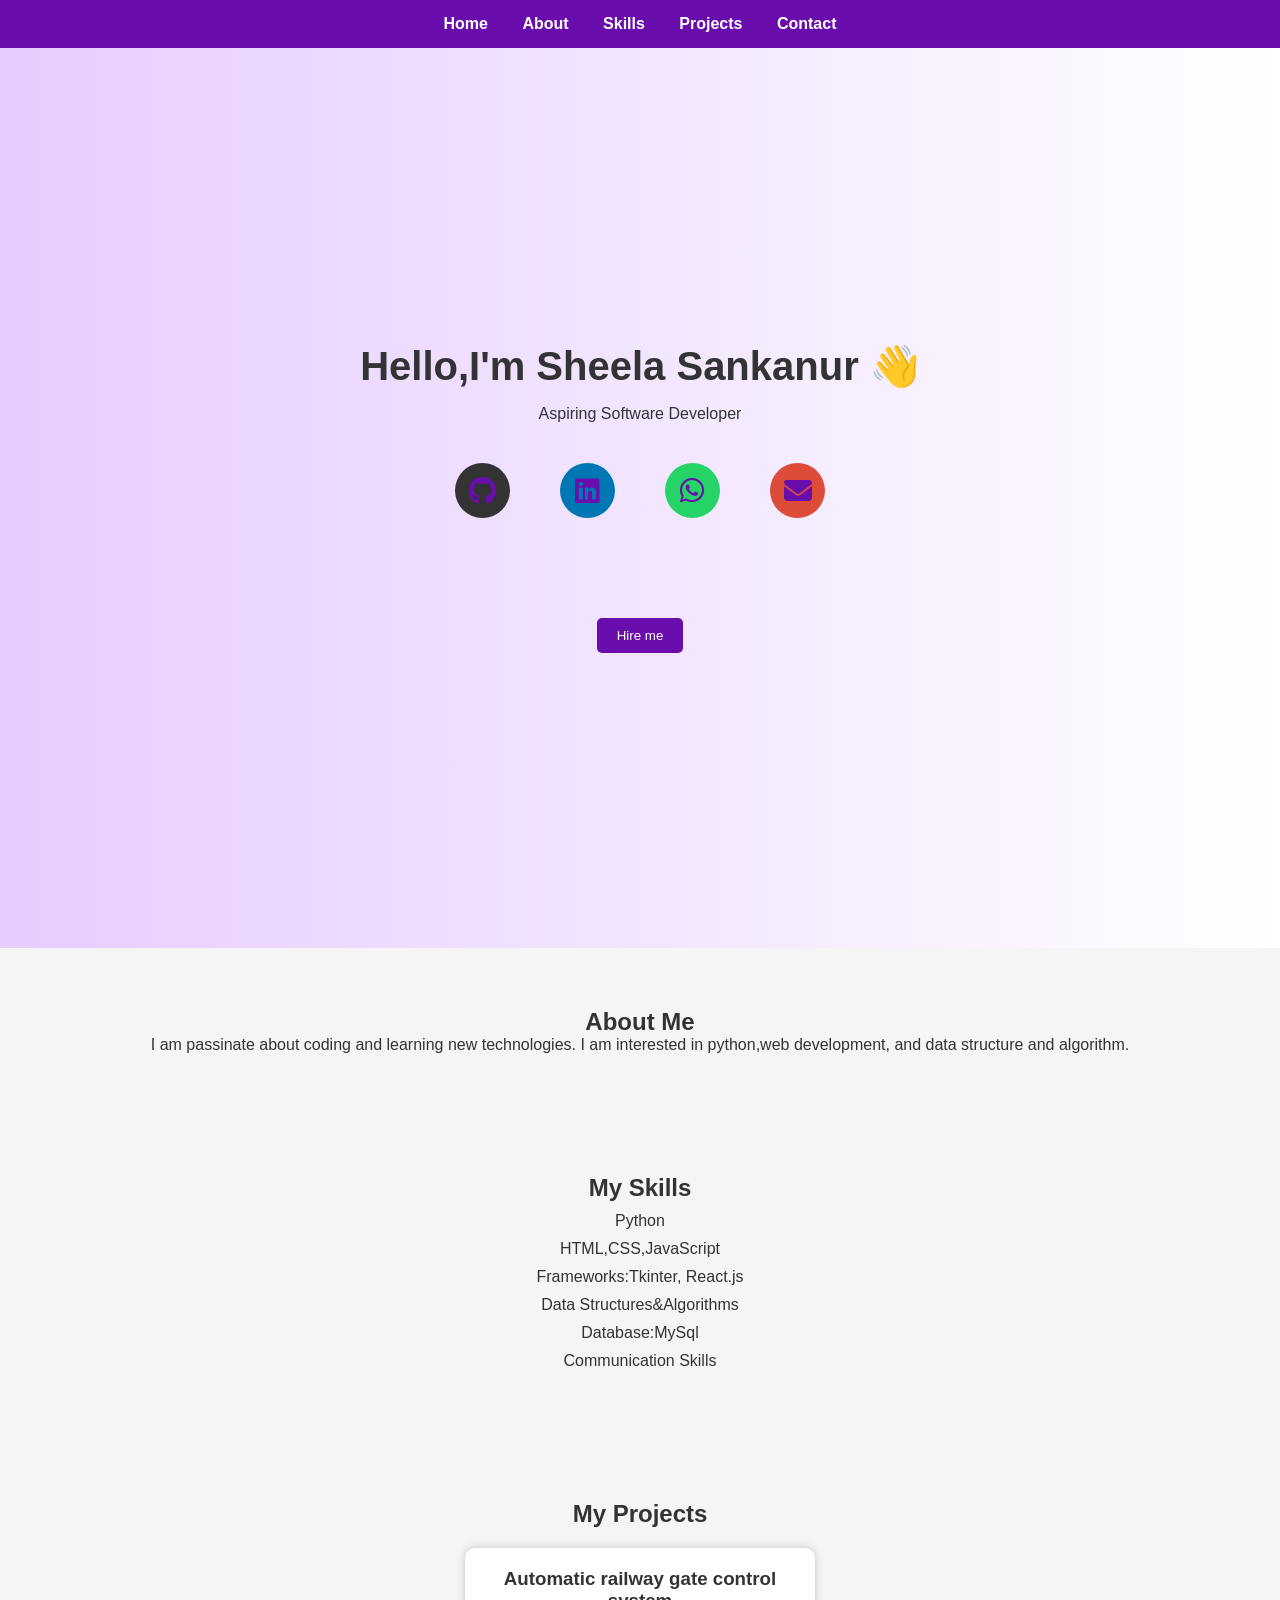
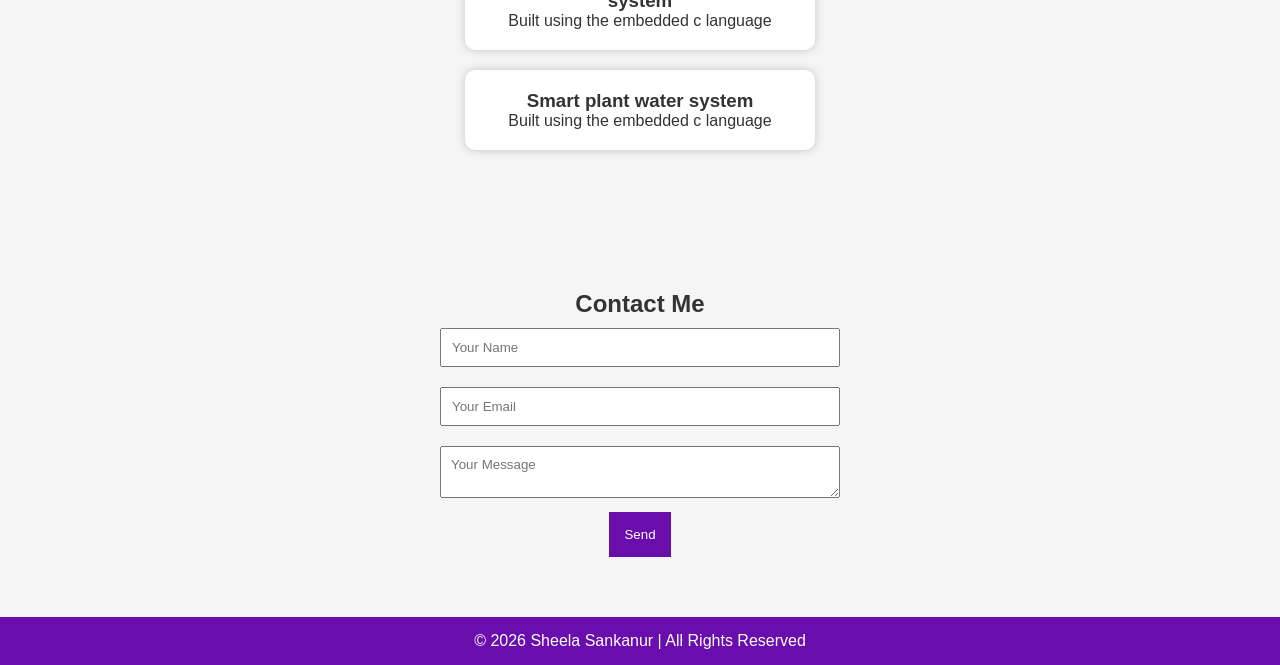
<file: index.html>
<!DOCTYPE html>
<html lang="en">
<head>
    <meta charset="UTF-8">
    <meta name="viewport" content="width=device-width, initial-scale=1.0">
    <title>Portfolio website</title>
    <link rel="stylesheet" href="style.css">
    <!-- Font Awesome Icons -->
<link rel="stylesheet" href="https://cdnjs.cloudflare.com/ajax/libs/font-awesome/6.5.0/css/all.min.css">
</head>
<body>
    <nav>
        <a href="#home">Home</a>
        <a href="#about">About</a>
        <a href="#skills">Skills</a>
        <a href="#projects">Projects</a>
        <a href="#contact">Contact</a>
    </nav>
    <div class="hero" id="home">
        <h1>Hello,I'm Sheela Sankanur 👋</h1>
        <p>Aspiring Software Developer</p>

<div class="hero-social">
    <a href="https://github.com/sheelasankanur" target="_blank" class="icon github">
        <i class="fab fa-github"></i>
    </a>

    <a href="https://www.linkedin.com/in/sheela-sankanur-b4a90a307" target="_blank" class="icon linkedin">
        <i class="fab fa-linkedin"></i>
    </a>

    <a href="https://wa.me/917899078061" target="_blank" class="icon whatsapp">
        <i class="fab fa-whatsapp"></i>
    </a>

    <a href="mailto:sheelasankanur06@gmail.com" class="icon email">
        <i class="fas fa-envelope"></i>
    </a>
</div>

        <button onclick="scrolltoContent()">Hire me</button>
    </div>
    <section id="about">
        <h2>About Me</h2>
        <p>I am passinate about coding and learning new technologies.
            I am interested in python,web development, and data structure and algorithm.
        </p>
    </section>
    <section class="skills">
        <h2>My Skills</h2>
        <ul>
            <li>Python</li>
            <li>HTML,CSS,JavaScript</li>
            <li>Frameworks:Tkinter, React.js</li>
            <li>Data Structures&Algorithms</li>
            <li>Database:MySql</li>
            <li>Communication Skills</li>
        </ul>
    </section>
    <section id="projects">
    <h2>My Projects</h2>

    <div class="project-card">
        <h3>Automatic railway gate control system </h3>
        <p>Built using the embedded c language</p>
    </div>

    <div class="project-card">
        <h3>Smart plant water system</h3>
        <p>Built using the embedded c language</p>
    </div>
</section>
<section id="contact">
    <h2>Contact Me</h2>

    <form onsubmit="return validateForm()">
        <input type="text" id="name" placeholder="Your Name">
        <input type="email" id="email" placeholder="Your Email">
        <textarea id="message" placeholder="Your Message"></textarea>
        <button type="submit" class="submit-btn">Send</button>
    </form>
</section>
<footer>
    © 2026 Sheela Sankanur | All Rights Reserved
</footer>


</body>
</html>
</file>
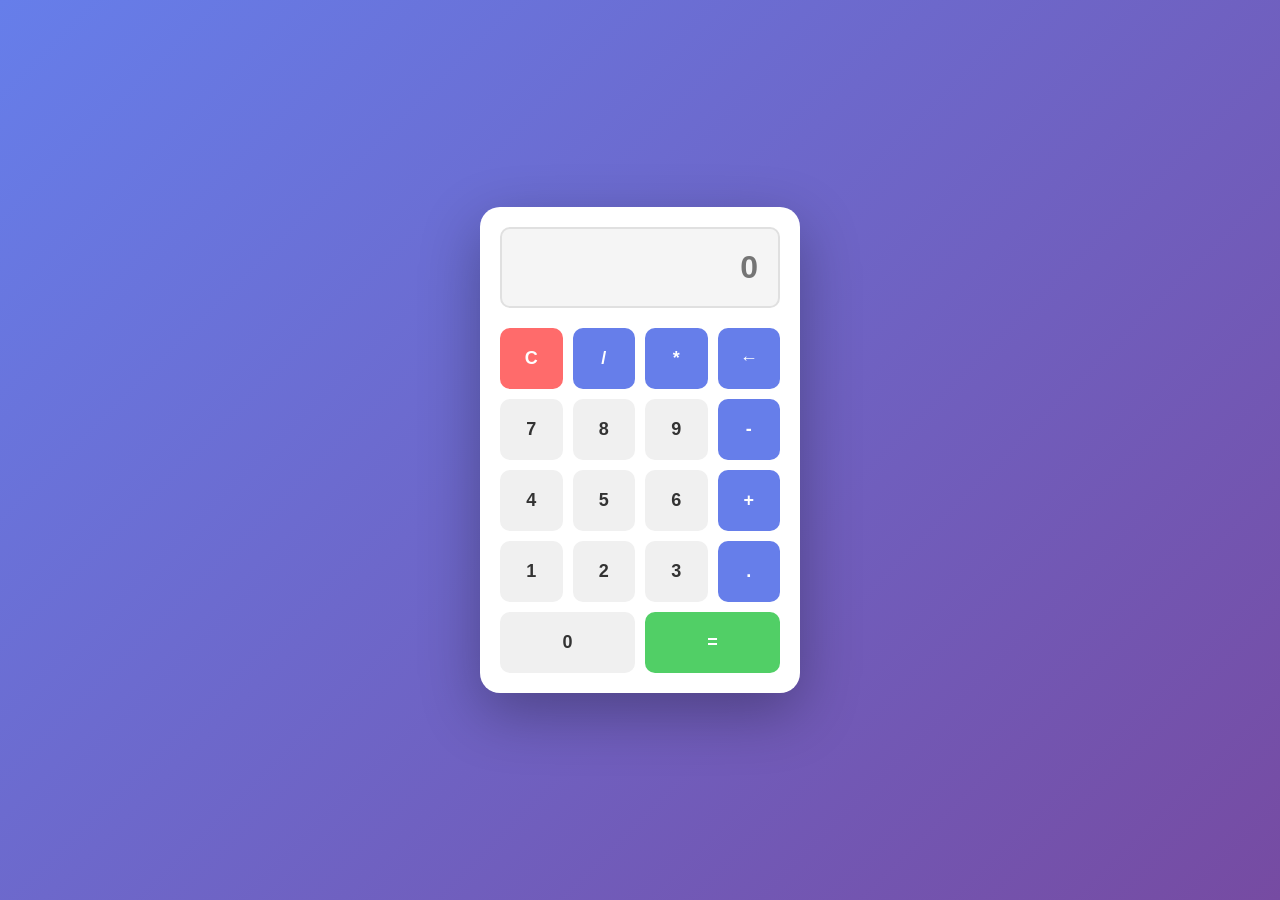
<file: calculator.html>
<!DOCTYPE html>
<html lang="en">
<head>
    <meta charset="UTF-8">
    <meta name="viewport" content="width=device-width, initial-scale=1.0">
    <title>Simple Calculator</title>
    <style>
    * {
    margin: 0;
    padding: 0;
    box-sizing: border-box;
}

body {
    display: flex;
    justify-content: center;
    align-items: center;
    min-height: 100vh;
    background: linear-gradient(135deg, #667eea 0%, #764ba2 100%);
    font-family: 'Segoe UI', Tahoma, Geneva, Verdana, sans-serif;
}

.calculator {
    background: #fff;
    border-radius: 20px;
    box-shadow: 0 20px 60px rgba(0, 0, 0, 0.3);
    padding: 20px;
    width: 320px;
}

.display {
    margin-bottom: 20px;
}

#display {
    width: 100%;
    padding: 20px;
    font-size: 32px;
    text-align: right;
    border: 2px solid #e0e0e0;
    border-radius: 10px;
    background-color: #f5f5f5;
    color: #333;
    font-weight: bold;
}

#display:focus {
    outline: none;
    border-color: #667eea;
    background-color: #fff;
}

.buttons {
    display: grid;
    grid-template-columns: repeat(4, 1fr);
    gap: 10px;
}

.btn {
    padding: 20px;
    font-size: 18px;
    border: none;
    border-radius: 10px;
    cursor: pointer;
    background-color: #f0f0f0;
    color: #333;
    font-weight: bold;
    transition: all 0.3s ease;
}

.btn:hover {
    background-color: #e0e0e0;
    transform: translateY(-2px);
}

.btn:active {
    transform: translateY(0);
    background-color: #d0d0d0;
}

.btn.operator {
    background-color: #667eea;
    color: #fff;
}

.btn.operator:hover {
    background-color: #5568d3;
}

.btn.operator:active {
    background-color: #445bb8;
}

.btn.clear {
    background-color: #ff6b6b;
    color: #fff;
    grid-column: 1;
}

.btn.clear:hover {
    background-color: #ff5252;
}

.btn.clear:active {
    background-color: #ff3838;
}

.btn.zero {
    grid-column: span 2;
}

.btn.equals {
    background-color: #51cf66;
    color: #fff;
    grid-column: span 2;
}

.btn.equals:hover {
    background-color: #40c057;
}

.btn.equals:active {
    background-color: #37b24d;
}
</style>
</head>
<body>
    <div class="calculator">
        <div class="display">
            <input type="text" id="display" placeholder="0" readonly>
        </div>
        <div class="buttons">
            <button class="btn clear" onclick="clearDisplay()">C</button>
            <button class="btn operator" onclick="appendOperator('/')">/</button>
            <button class="btn operator" onclick="appendOperator('*')">*</button>
            <button class="btn operator" onclick="deleteLast()">←</button>

            <button class="btn" onclick="appendNumber('7')">7</button>
            <button class="btn" onclick="appendNumber('8')">8</button>
            <button class="btn" onclick="appendNumber('9')">9</button>
            <button class="btn operator" onclick="appendOperator('-')">-</button>

            <button class="btn" onclick="appendNumber('4')">4</button>
            <button class="btn" onclick="appendNumber('5')">5</button>
            <button class="btn" onclick="appendNumber('6')">6</button>
            <button class="btn operator" onclick="appendOperator('+')">+</button>

            <button class="btn" onclick="appendNumber('1')">1</button>
            <button class="btn" onclick="appendNumber('2')">2</button>
            <button class="btn" onclick="appendNumber('3')">3</button>
            <button class="btn operator" onclick="appendOperator('.')">.​</button>

            <button class="btn zero" onclick="appendNumber('0')">0</button>
            <button class="btn equals" onclick="calculate()">=</button>
        </div>
    </div>

    <script>let display = document.getElementById('display');

function appendNumber(number) {
    if (display.value === '0') {
        display.value = number;
    } else {
        display.value += number;
    }
}

function appendOperator(operator) {
    let value = display.value;
    
    // Prevent multiple operators in a row
    if (value === '' || value.endsWith('+') || value.endsWith('-') || value.endsWith('*') || value.endsWith('/') || value.endsWith('.')) {
        return;
    }
    
    display.value += operator;
}

function clearDisplay() {
    display.value = '0';
}

function deleteLast() {
    let value = display.value;
    if (value.length > 1) {
        display.value = value.slice(0, -1);
    } else {
        display.value = '0';
    }
}

function calculate() {
    try {
        let value = display.value;
        
        // Prevent calculation if expression is incomplete
        if (value.endsWith('+') || value.endsWith('-') || value.endsWith('*') || value.endsWith('/')) {
            return;
        }
        
        let result = eval(value);
        display.value = result;
    } catch (error) {
        display.value = 'Error';
        setTimeout(() => {
            display.value = '0';
        }, 1500);
    }
}

// Allow keyboard input
document.addEventListener('keydown', (event) => {
    const key = event.key;
    
    if (key >= '0' && key <= '9') {
        appendNumber(key);
    } else if (key === '+' || key === '-' || key === '*' || key === '/') {
        appendOperator(key);
    } else if (key === '.') { 
        appendOperator('.');
    } else if (key === 'Enter' || key === '=') {
        calculate();
    } else if (key === 'Backspace') {
        deleteLast();
    } else if (key === 'Escape') {
        clearDisplay();
    }
});
</script>  
</body>
</html>
</file>
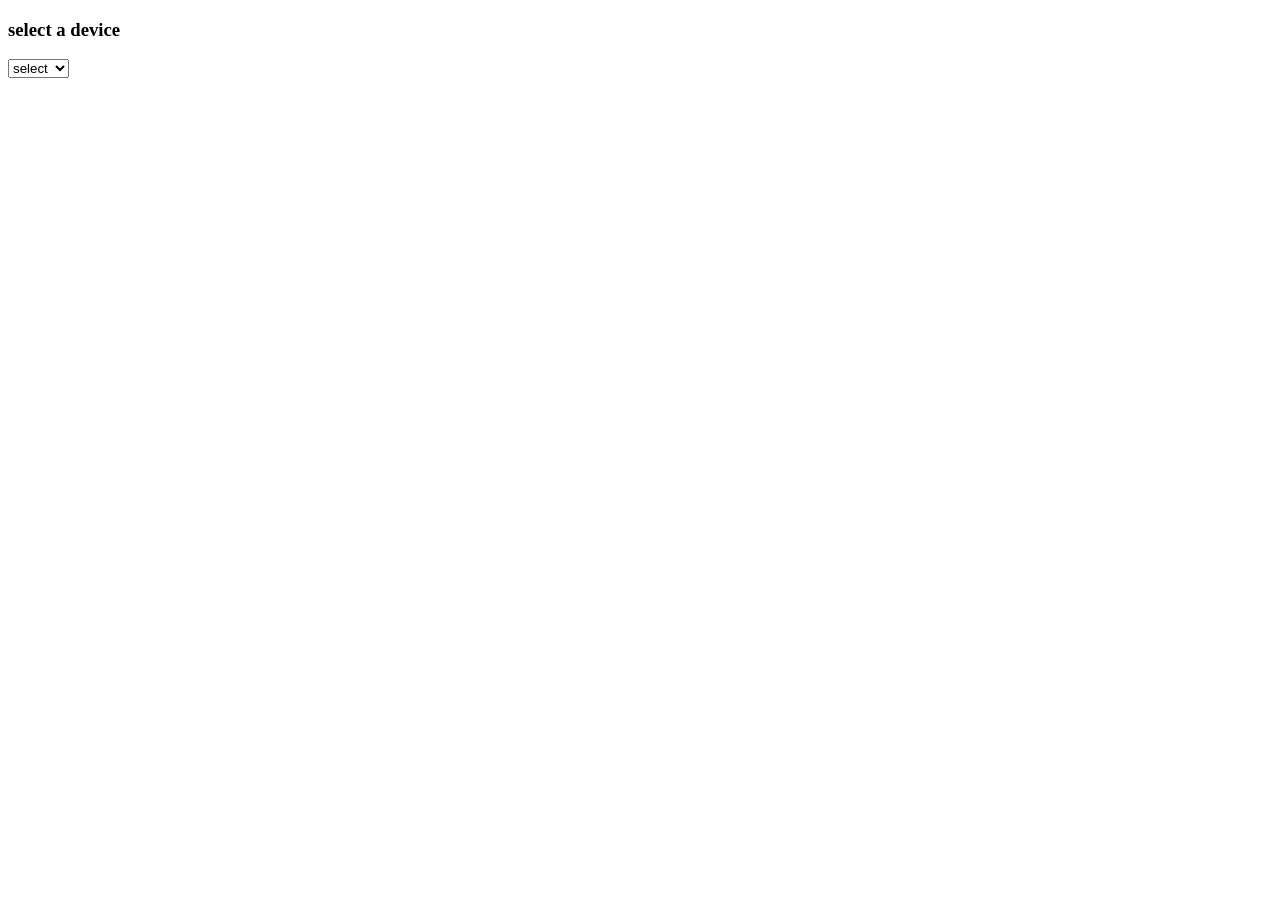
<file: select.html>
<!DOCTYPE html>
<html lang="en">
<head>
    <meta charset="UTF-8">
    <meta name="viewport" content="width=device-width, initial-scale=1.0">
    <title>Document</title>
</head>
<body>
     <h3>select a device</h3>
     <select id="select">
        <h3>select a device</h3>
        <option selected disabled>select</option>
        <option value="Apple">apple</option>
        <option value="Vivo">vivo</option>
        <option value="Redmi">Redmi</option>
    </select>
</body>
<script>
        let h3=document.querySelector("h3")
        select.addEventListener("change",function(evtdata){
            //h3.textContent=evtdata.target.value
            h3.textContent=`${evtdata.target.value} got selected`
            console.dir(select.value)
        })
</script>
</html>
</file>
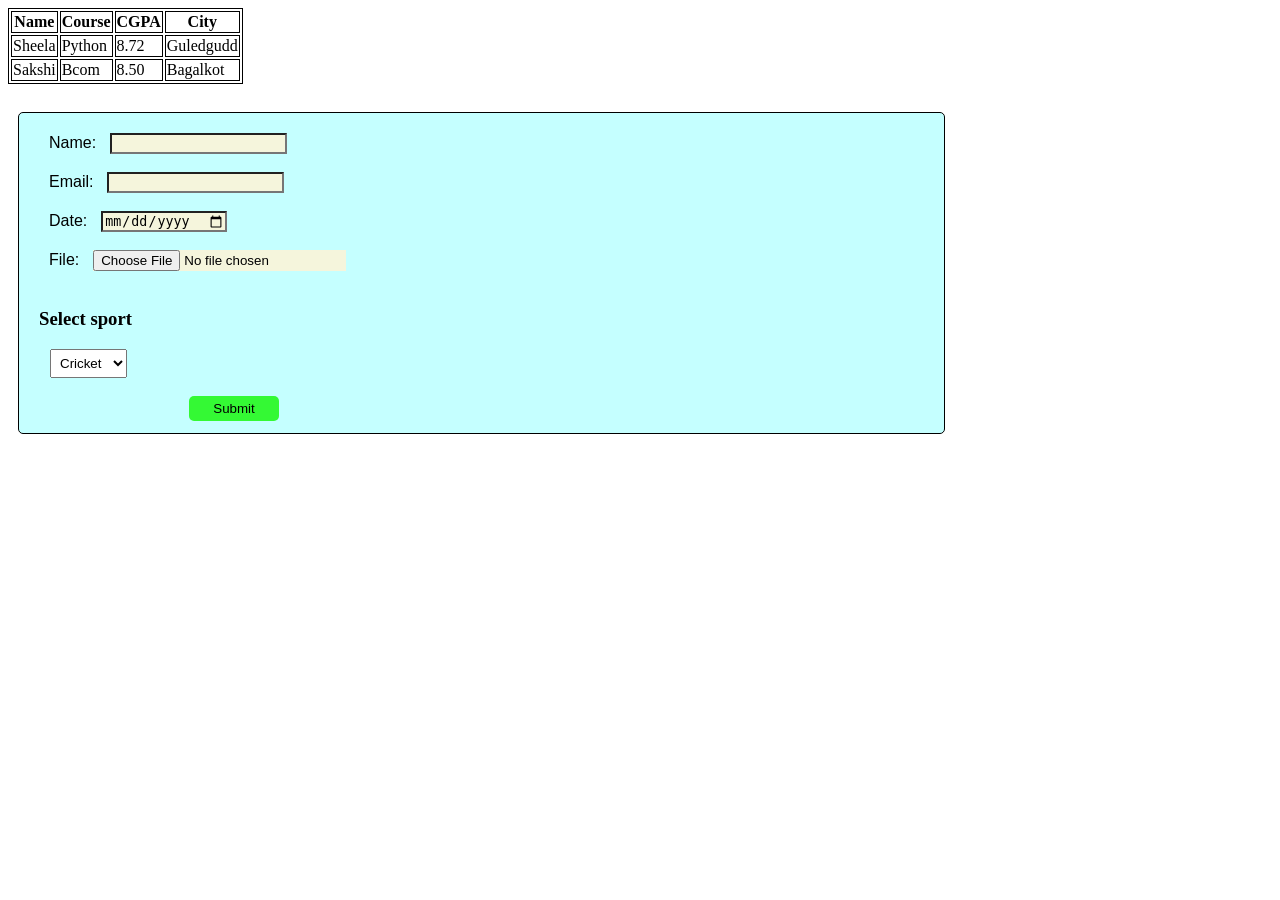
<file: table.html>
<!DOCTYPE html>
<html lang="en">
<head>
    <meta charset="UTF-8">
    <meta name="viewport" content="width=device-width, initial-scale=1.0">
    <title>Table format</title>
    <style>
        table,td,th{
            border: 1px solid black;    
        }
        form{
            border: 1px solid black;
            width: 70%;
            height: 280px;
            padding: 20px;
            margin: 10px;
            background-color: rgb(197, 255, 255);
            border-radius: 5px;
        }
        input{
            background-color:beige;
        }
        label{
            padding: 10px;
            font-family:Arial, Helvetica, sans-serif;
        }
        select{
            margin-left: 11px;
            padding: 5px;
        }
        button{
            padding: 5px;
            width: 90px;
            background-color: rgb(52, 249, 52);
            border: none;
            border-radius: 5px;
            margin-left: 150px;
        }
        button:hover{
            background-color: blue;
            cursor: pointer;
        }
    </style>
</head>
<body>
    <table>
        <tr>
            <th>Name</th>
            <th>Course</th>
            <th>CGPA</th>
            <th>City</th>
        </tr>
        <tr>
            <td>Sheela</td>
            <td>Python</td>
            <td>8.72</td>
            <td>Guledgudd</td>
        </tr>
        <tr>
            <td>Sakshi</td>
            <td>Bcom</td>
            <td>8.50</td>
            <td>Bagalkot</td>
        </tr>
    </table>
    <br>
    <form>
    <label>Name:</label>
    <input type="text" name="Name" required><br><br>
    <label>Email:</label>
    <input type="email" name="email" required><br><br>
    <label>Date:</label>
    <input type="date" name="date" required><br><br>
    <label>File:</label>
    <input type="file" name="choose file" required><br><br>
    <h3>Select sport</h3>
    <select id="sport" name="sport">
        <option value="Cricket">Cricket</option>
        <option value="Hockey">Hockey</option>
        <option value="Tennis">Tennis</option>
    </select><br><br>

    <button onclick="button()" name="Submit">Submit</button>
    </form>
    <script>
         function button(){
            alert("Successfully submited")
         }
        let select= document.querySelector("select")
        let h3=document.querySelector("h3")
        select.addEventListener("change",function(evtdata){
            //h3.textContent=evtdata.target.value
            h3.textContent=`${evtdata.target.value} got selected`
            console.dir(select.value)
        })
    </script>
</body>
</html>
</file>
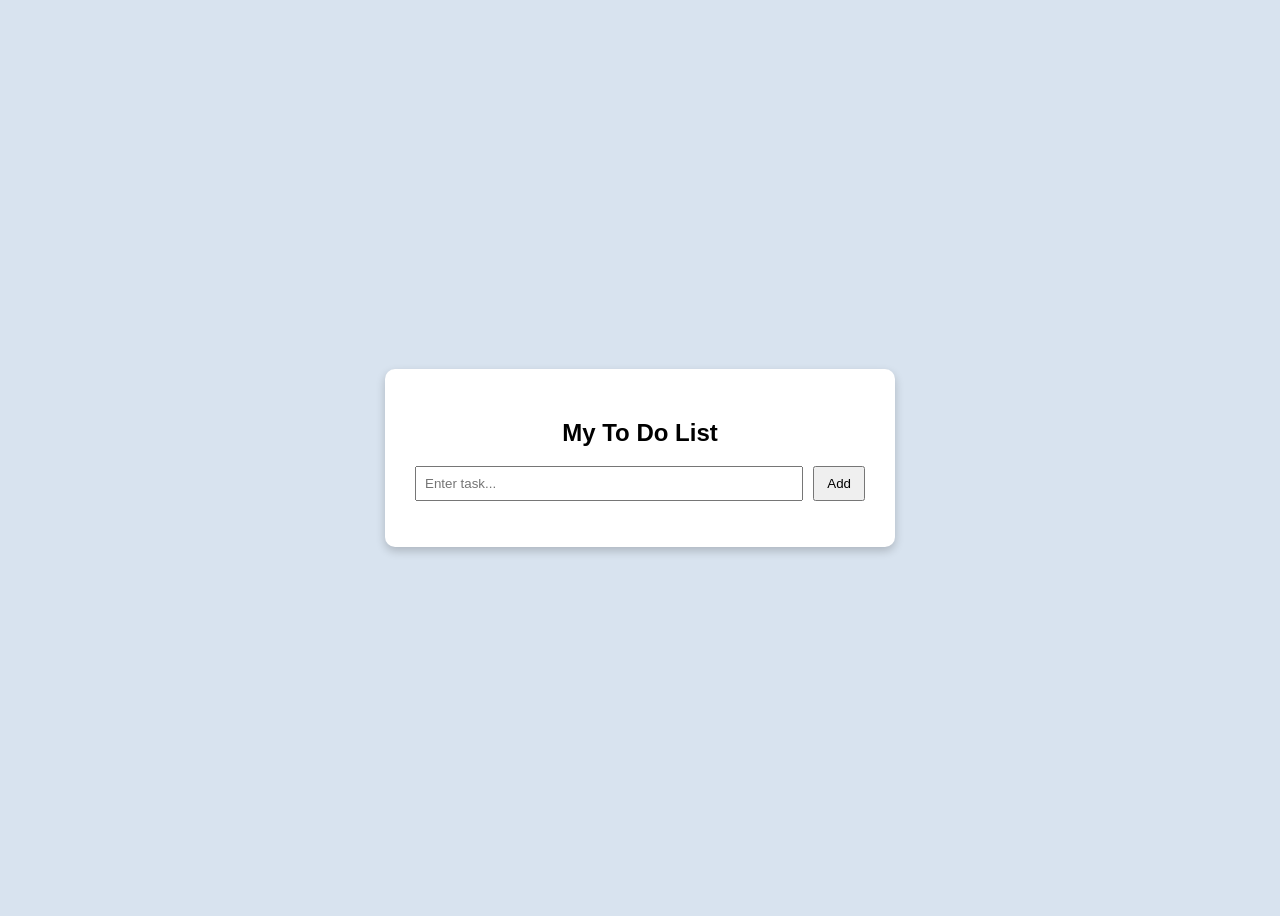
<file: todolist.html>
<!DOCTYPE html>
<html lang="en">
<head>
    <meta charset="UTF-8">
    <meta name="viewport" content="width=device-width, initial-scale=1.0">
    <title>To Do List</title>
    <link rel="stylesheet" href="todolist.css">
</head>
<body>
    <div class="container">
        <h2>My To Do List</h2>
        <div class="input-area">
            <input type="text" id="taskInput" placeholder="Enter task...">
            <button onclick="addTask()">Add</button>
        </div>
        <ul id="taskList"></ul>
    </div>

<script src="todolist.js"></script>

</script>
</body>
</html>
</file>
<file: style.css>
*{
    margin:0;
    padding:0;
    box-sizing:border-box;
    font-family: Arial, sans-serif;
}

body{
    background:#f5f5f5;
    color:#333;
}

/* Navbar */
nav{
    background:#6a0dad;
    padding:15px;
    text-align:center;
}

nav a{
    color:white;
    margin:0 15px;
    text-decoration:none;
    font-weight:bold;
}

nav a:hover{
    text-decoration:underline;
}

/* Hero Section */
.hero{
    height:100vh;
    display:flex;
    flex-direction:column;
    justify-content:center;
    align-items:center;
    background:linear-gradient(to right,#e6ccff,#ffffff);
    text-align:center;
}

.hero h1{
    font-size:40px;
}

.hero p{
    margin:15px 0;
}

.hero button{
    padding:10px 20px;
    background:#6a0dad;
    color:white;
    border:none;
    cursor:pointer;
    border-radius:5px;
    margin-top: 100px;
}

.hero button:hover{
    background:#4b0082;
}

/* Sections */
section{
    padding:60px 20px;
    text-align:center;
}

.skills ul{
    list-style:none;
}

.skills li{
    margin:10px 0;
}

/* Projects */
.project-card{
    background:white;
    padding:20px;
    margin:20px auto;
    width:350px;
    box-shadow:0 0 10px rgba(0,0,0,0.2);
    border-radius:10px;
}

/* Contact */
form{
    max-width:400px;
    margin:auto;
}

input, textarea{
    width:100%;
    padding:10px;
    margin:10px 0;
}

button.submit-btn{
    background:#6a0dad;
    color:white;
    border:none;
    padding:15px;
    cursor:pointer;
    
}

footer{
    background:#6a0dad;
    color:white;
    padding:15px;
    text-align:center;
}
.hero-social{
    margin-top:20px;
}

.hero-social a{
    font-size:28px;
    margin:0 15px;
    color:#6a0dad;
    transition:0.3s;
}

.hero-social a:hover{
    color:#4b0082;
    transform:scale(1.2);
}

body.dark .hero-social a{
    color:white;
}
/* Modern Social Icons */
.hero-social{
    margin-top:25px;
    display:flex;
    justify-content:center;
    gap:20px;
}

.icon{
    width:55px;
    height:55px;
    display:flex;
    align-items:center;
    justify-content:center;
    border-radius:50%;
    font-size:22px;
    color:white;
    text-decoration:none;
    transition:0.4s ease;
    position:relative;
}

/* Brand Colors */
.github{ background:#333; }
.linkedin{ background:#0077b5; }
.whatsapp{ background:#25D366; }
.email{ background:#dd4b39; }

/* Glow Effect */
.icon:hover{
    transform:translateY(-8px) scale(1.1);
    box-shadow:0 0 20px rgba(0,0,0,0.4);
}

/* Animated Pulse */
.icon::before{
    content:"";
    position:absolute;
    width:100%;
    height:100%;
    border-radius:50%;
    background:inherit;
    opacity:0.6;
    z-index:-1;
    animation:pulse 2s infinite;
}

@keyframes pulse{
    0%{ transform:scale(1); opacity:0.6; }
    70%{ transform:scale(1.6); opacity:0; }
    100%{ transform:scale(1); opacity:0; }
}
/* Dark Mode Support */
body.dark .icon{
    box-shadow:0 0 15px rgba(255,255,255,0.2);
}
</file>
<file: todolist.css>
body{
    font-family: Arial, Helvetica, sans-serif;
    background-color: #d8e3ef;
    display: flex;
    justify-content: center;
    align-items: center;
    height: 100vh;
}
.container{
    background-color: white;
    padding: 30px;
    width: 450px;
    box-shadow: 0 4px 10px rgba(0,0,0,0.2);
    border-radius: 10px;
}
h2{
    text-align: center;
}
.input-area{
    display: flex;
    gap: 10px;
}
input{
    flex:1;
    padding: 8px;
}
button{
    padding: 8px 12px;
    cursor: pointer;
}
ul{
    list-style:none;
    padding: 0;
    margin-top: 15px;
    
}
li{
    display: flex;
    justify-content: space-between;
    padding: 8px;
    border-bottom: 1px solid #ddd;
}
.completed{
    text-decoration: line-through;
    color: gray;
}
.delete{
    color: red;
    cursor: pointer;
}
</file>
